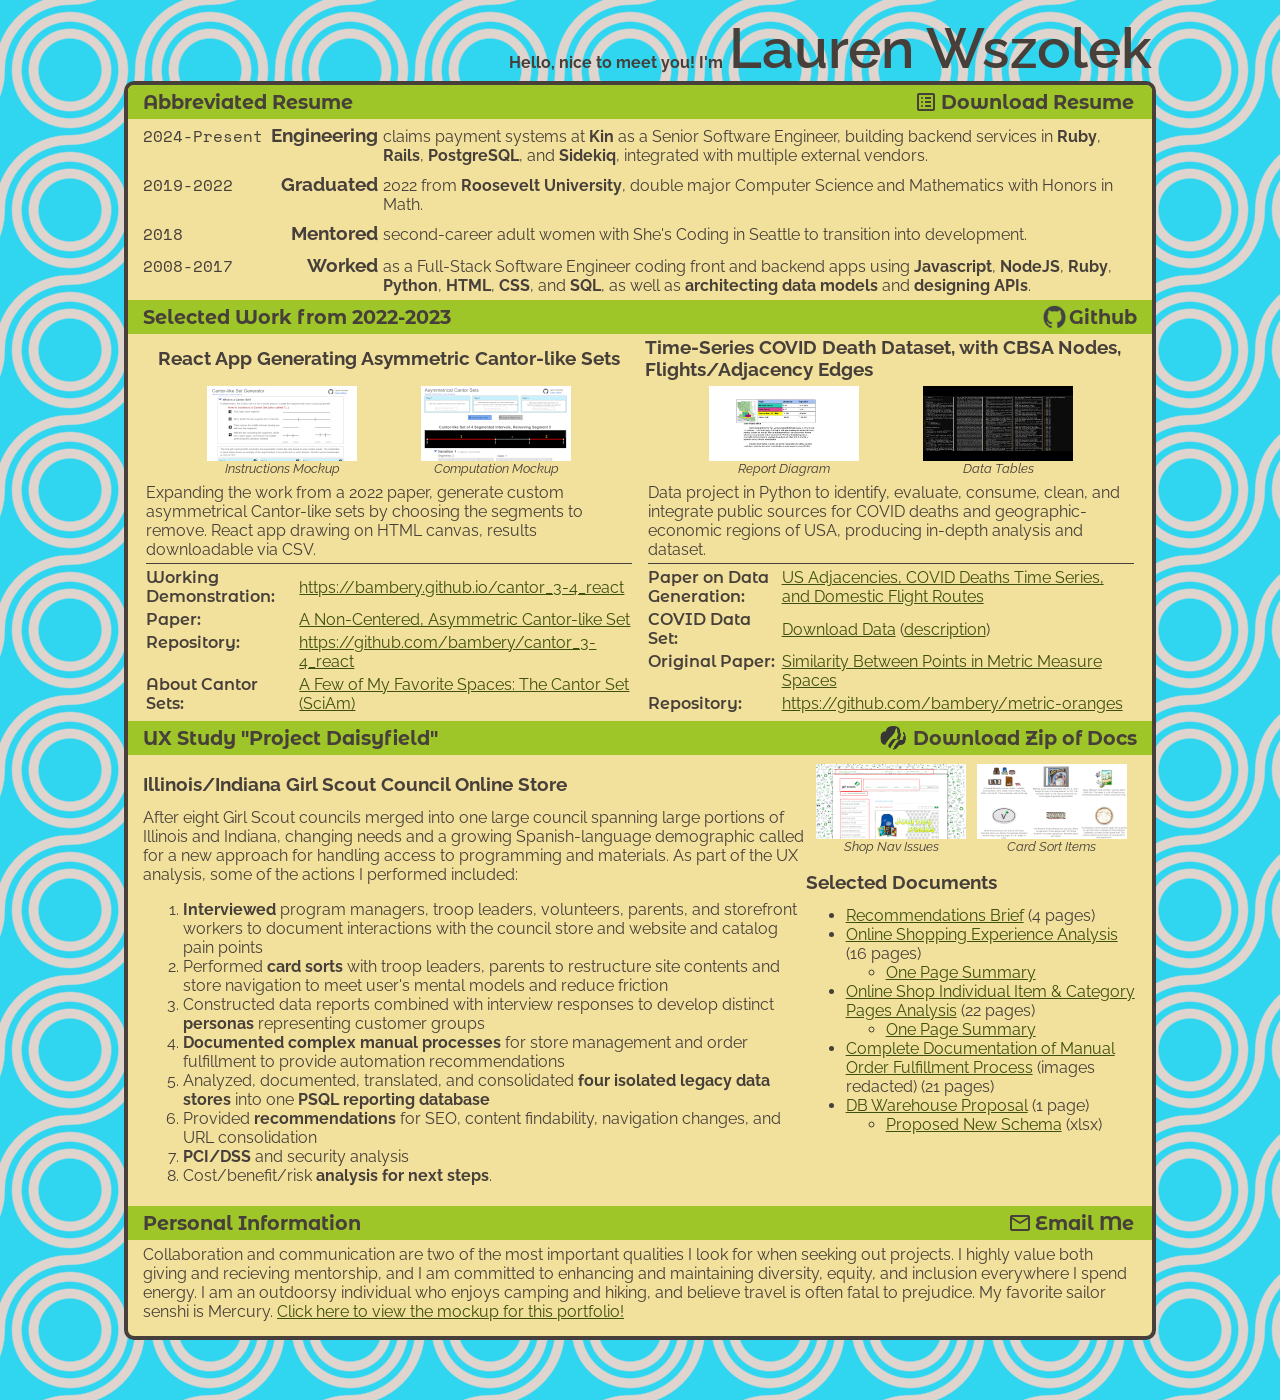
<file: index.html>
<!doctype html>
<html lang="en">
    <head>
        <meta charset="utf-8">
        <title>Lauren Wszolek: Software Engineer</title>
        <meta name="viewport" content="width=device-width, initial-scale=1">
        <link href="./style.css" rel="stylesheet">
        <link rel="preconnect" href="https://fonts.googleapis.com">
        <link rel="preconnect" href="https://fonts.gstatic.com" crossorigin>
        <link href="https://fonts.googleapis.com/css2?family=Montserrat+Alternates:wght@400;600;800&display=swap" rel="stylesheet">
        <link href="https://fonts.googleapis.com/css2?family=Raleway:wght@400;600;800&display=swap" rel="stylesheet">
        <link rel="stylesheet" href="https://fonts.googleapis.com/css2?family=Material+Symbols+Outlined:opsz,wght,FILL,GRAD@20..48,100..700,0..1,-50..200" />
        <link href="https://fonts.googleapis.com/css2?family=Space+Mono:ital@1&display=swap" rel="stylesheet">
    </head>
    <body class="fancy-bg">
        <div class="flex-container">
            <div class="flex-friend">
                <div class="flex-item title">
                    <div class="title-small">
                        Hello, nice to meet you! I'm
                    </div>
                    <div class="title-name">
                        Lauren Wszolek
                    </div>
                </div>
                <div id="main" class="flex-item content">
                    <section>
                        <div class="section-header resume-header">
                            <div class="header-name">
                                Abbreviated Resume
                            </div>
                            <div class="header-link">
                                <a href="./resources/lwszolek-resume.pdf">
                                    <span class="material-symbols-outlined">
                                        list_alt
                                    </span>
                                    <span>
                                        Download Resume
                                    </span>
                                </a>
                            </div>
                        </div>
                        <div id="timeline" class="section-content-flex">
                            <div class="timeline-item">
                                <div class="timeline-date">
                                    2008-2017
                                </div>
                                <div class="first-word">
                                    Worked</div>
                                <div class="timeline-description">as a Full-Stack Software Engineer coding front and backend apps using <span class="keyword">Javascript</span>, <span class="keyword">NodeJS</span>, <span class="keyword">Ruby</span>, <span class="keyword">Python</span>, <span class="keyword">HTML</span>, <span class="keyword">CSS</span>, and <span class="keyword">SQL</span>, as well as <span class="keyword">architecting data models</span> and <span class="keyword">designing APIs</span>.
                                </div>
                            </div>

                            <div class="timeline-item">
                                <div class="timeline-date">
                                    2018
                                </div>
                                <div class="first-word">
                                    Mentored
                                </div>
                                <div class="timeline-description">
                                    second-career adult women with She's Coding in Seattle to transition into development.
                                </div>
                            </div>

                            <div class="timeline-item">
                                <div class="timeline-date">
                                    2019-2022
                                </div>
                                <div class="first-word">
                                    Graduated
                                </div>
                                <div class="timeline-description">
                                    2022 from <span class="keyword">Roosevelt University</span>, double major Computer Science and Mathematics with Honors in Math.
                                </div>
                            </div>

                            <div class="timeline-item">
                                <div class="timeline-date">
                                    2024-Present
                                </div>
                                <div class="first-word">
                                    Engineering
                                </div>
                                <div class="timeline-description">
                                    claims payment systems at <span class="keyword">Kin</span> as a Senior Software Engineer, building backend services in <span class="keyword">Ruby</span>, <span class="keyword">Rails</span>, <span class="keyword">PostgreSQL</span>, and <span class="keyword">Sidekiq</span>, integrated with multiple external vendors.
                                </div>
                            </div>

                        </div>
                    </section>
                    <section>
                        <div class="section-header selected-header">
                            <div class="header-name">
                                Selected Work from 2022-2023
                            </div>
                            <div class="header-link">
                                <a href="https://github.com/bambery/"><img src="./resources/github-mark.png" alt="Github logo">Github</a>
                            </div>
                        </div>
                        <div class="section-content-flex selected-work">
                            <div class="selected-container cantor">
                                <div class="selected-title">
                                    React App Generating Asymmetric Cantor-like Sets
                                </div>
                                <div class="selected-thumbnails">
                                    <div class="thumbnail-container">
                                        <div class="thumbnail">
                                            <a href="./resources/mockups/cantor_mockup_instructions.png">
                                                <img src="./resources/thumbnails/cantor-thumb-1.png" alt="Thumbnail showing mockup of the instructional portion of the Cantor app">
                                            </a>
                                        </div>
                                        <div class="thumbnail-description">Instructions Mockup</div>
                                    </div>
                                    <div class="thumbnail-container">
                                        <div class="thumbnail">
                                            <a href="./resources/mockups/cantor_mockup_results.png">
                                                <img src="./resources/thumbnails/cantor-thumb-2.png" alt="Thumbnail showing mockup of Cantor computation">
                                            </a>
                                        </div>
                                        <div class="thumbnail-description">Computation Mockup</div>
                                    </div>
                                </div>
                                <div class="selected-description section-text">
                                    <div class="selected-links">
                                        <table>
                                            <tr>
                                                <th colspan=2>
                                                    Expanding the work from a 2022 paper, generate custom asymmetrical Cantor-like sets by choosing the segments to remove. React app drawing on HTML canvas, results downloadable via CSV.
                                                </th>
                                            </tr>
                                            <tr>
                                                <td colspan=2 align="center">
                                                    <div class="hr-thin">
                                                    </div>
                                                </td>
                                            </tr>
                                            <tr>
                                                <td class="label">
                                                    Working Demonstration:
                                                </td>
                                                <td>
                                                    <a href="https://bambery.github.io/cantor_3-4_react/">https://bambery.github.io/cantor_3-4_react</a>
                                                </td>
                                            </tr>
                                            <tr>
                                                <td class="label">
                                                    Paper:
                                                </td>
                                                <td>
                                                    <a href="https://arxiv.org/pdf/2211.08664.pdf">A Non-Centered, Asymmetric Cantor-like Set</a>
                                                </td>
                                            </tr>
                                            <tr>
                                                <td class="label">
                                                    Repository:
                                                </td>
                                                <td>
                                                    <a href="https://github.com/bambery/cantor_3-4_react"> https://github.com/bambery/cantor_3-4_react</a>
                                                </td>
                                            </tr>
                                            <tr>
                                                <td class="label">
                                                    About Cantor Sets:
                                                </td>
                                                <td>
                                                    <a href="https://blogs.scientificamerican.com/roots-of-unity/a-few-of-my-favorite-spaces-the-cantor-set/">A Few of My Favorite Spaces: The Cantor Set (SciAm)</a>
                                                </td>
                                            </tr>
                                        </table>
                                    </div>
                                </div>
                            </div>
                            <hr class="selected-separator">
                            <div class="selected-container covid">
                                <div class="selected-title">
                                    Time-Series COVID Death Dataset, with CBSA Nodes, Flights/Adjacency Edges
                                </div>
                                <div class="selected-thumbnails">
                                    <div class="thumbnail-container">
                                        <div class="thumbnail">
                                            <a href="https://docs.google.com/document/d/1_DcsPpbk8-WekyRNpDN0htOQCxp5NIp5uk9T5acMc9E/edit?usp=sharing">
                                                <img src="./resources/thumbnails/covid-thumb-1.png" alt="Thumbnail showing a screencap of Covid report">
                                            </a>
                                        </div>
                                        <div class="thumbnail-description">Report Diagram</div>
                                    </div>
                                    <div class="thumbnail-container">
                                        <div class="thumbnail thumbnail-black">
                                            <a href="https://github.com/bambery/metric-oranges/tree/main/outputs">
                                                <img src="./resources/thumbnails/covid-thumb-2.png" alt="Thumbnail showing a screencap of Covid dataset">
                                            </a>

                                        </div>
                                        <div class="thumbnail-description">Data Tables</div>
                                    </div>
                                </div>
                                <div class="selected-description section-text">
                                    <div class="selected-links">
                                        <table>
                                            <tr>
                                                <th colspan=2>
                                                    Data project in Python to identify, evaluate, consume, clean, and integrate public sources for COVID deaths and geographic-economic regions of USA, producing in-depth analysis and dataset.
                                                </th>
                                            </tr>
                                            <tr>
                                                <td align="center" colspan=2>
                                                    <div class="hr-thin">
                                                </td>
                                            </tr>
                                            <tr>
                                                <td class="label">
                                                    Paper on Data Generation:
                                                </td>
                                                <td>
                                                    <a href="https://docs.google.com/document/d/1_DcsPpbk8-WekyRNpDN0htOQCxp5NIp5uk9T5acMc9E/edit?usp=sharing">US Adjacencies, COVID Deaths Time Series, and Domestic Flight Routes</a>
                                                </td>
                                            </tr>
                                            <tr>
                                                <td class="label">
                                                    COVID Data Set:
                                                </td>
                                                <td>
                                                    <a href="https://github.com/bambery/metric-oranges/tree/main/outputs">Download Data</a> (<a href="https://github.com/bambery/metric-oranges/blob/main/outputs/contents.txt">description</a>)
                                                </td>
                                            </tr>
                                            <tr>
                                                <td class="label">
                                                    Original Paper:
                                                </td>
                                                <td>
                                                    <a href="https://arxiv.org/abs/2011.00616v1"</a>Similarity Between Points in Metric Measure Spaces</a>
                                                </td>
                                            </tr>
                                            <tr>
                                                <td class="label">
                                                    Repository:
                                                </td>
                                                <td>
                                                    <a href="https://github.com/bambery/metric-oranges">https://github.com/bambery/metric-oranges</a>
                                                </td>
                                            </tr>
                                        </table>
                                    </div>
                                </div>
                            </div>
                        </div>
                    </section>
                    <section>
                        <div class="section-header">
                            <div class="header-name">
                                UX Study "Project Daisyfield"
                            </div>
                            <div class="header-link">
                                <a href="./resources/Daisyfield_Selected_Documents.zip"><img src="./resources/girlscout-servicemark.png" alt="Girl Scouts trefoil logo">Download Zip of Docs</a>
                            </div>
                        </div>
                        <div class="ux-study">
                            <div class="ux-description">
                                <div class="selected-title">
                                    Illinois/Indiana Girl Scout Council Online Store
                                </div>
                                <div class="ux-intro section-text">
                                    After eight Girl Scout councils merged into one large council spanning large portions of Illinois and Indiana, changing needs and a growing Spanish-language demographic called for a new approach for handling access to programming and materials. As part of the UX analysis, some of the actions I performed included:
                                </div>
                                <ol>
                                    <li><span class="keyword">Interviewed</span> program managers, troop leaders, volunteers, parents, and storefront workers to document interactions with the council store and website and catalog pain points</li>
                                    <li>Performed <span class="keyword">card sorts</span> with troop leaders, parents to restructure site contents and store navigation to meet user's mental models and reduce friction</li>
                                    <li>Constructed data reports combined with interview responses to develop distinct <span class="keyword">personas</span> representing customer groups</li>
                                    <li><span class="keyword">Documented complex manual processes</span> for store management and order fulfillment to provide automation recommendations</li>
                                    <li>Analyzed, documented, translated, and consolidated <span class="keyword">four isolated legacy data stores</span> into one <span class="keyword">PSQL reporting database</span></li>
                                    <li>Provided <span class="keyword">recommendations</span> for SEO, content findability, navigation changes, and URL consolidation</li>
                                    <li><span class="keyword">PCI/DSS</span> and security analysis</li>
                                    <li>Cost/benefit/risk <span class="keyword">analysis for next steps</span>.</li>
                                </ol>
                            </div>
                            <div class="ux-links section-text">
                                <div class="selected-thumbnails">
                                    <div class="thumbnail-container">
                                        <div class="thumbnail">
                                            <a href="./resources/Daisyfield_Nav_Issues.png">
                                                <img src="./resources/thumbnails/gs-thumb-1.png" alt="Thumbnail showing nav issues on GSGCNWI website store">
                                            </a>
                                        </div>
                                        <div class="thumbnail-description">Shop Nav Issues</div>
                                    </div>
                                    <div class="thumbnail-container">
                                        <div class="thumbnail">
                                            <a href="./resources/Daisyfield_Card_Sort_Items_109-114.pdf">
                                                <img src="./resources/thumbnails/gs-thumb-2.png" alt="Thumbnail of sample items used during card sort for GSGCNWI UX analysis">
                                            </a>

                                        </div>
                                        <div class="thumbnail-description">Card Sort Items</div>
                                    </div>
                                </div>
                                <div class="selected-title">Selected Documents</div>
                                <ul class="gs-documents">
                                    <li><a href="./resources/Daisyfield/01_Daisyfield_Recommendations_Brief.pdf">Recommendations Brief</a> (4 pages)</li>
                                    <li><a href="./resources/Daisyfield/02_Daisyfield_Online_Shopping_Experience_Analysis.pdf">Online Shopping Experience Analysis</a> (16 pages)
                                        <ul>
                                            <li><a href="./resources/Daisyfield/02a_Daisyfield_Online_Shopping_Experience_Analysis__Summary.pdf">One Page Summary</a></li>
                                        </ul>
                                    </li>
                                    <li><a href="./resources/Daisyfield/03_Daisyfield_Online_Shopping_Experience_Item_Category.pdf">Online Shop Individual Item & Category Pages Analysis</a> (22 pages)
                                        <ul>
                                            <li><a href="./resources/Daisyfield/03a_Daisyfield_Online_Shopping_Experience_Item_Category__Summary.pdf">One Page Summary</a></li>
                                        </ul>
                                    </li>
                                    <li><a href="./resources/Daisyfield/04_Daisyfield_Retail_Operations_Process.pdf">Complete Documentation of Manual Order Fulfillment Process</a> (images redacted) (21 pages)</li>
                                    <li><a href="./resources/Daisyfield/05_DB_Warehouse_Proposal.pdf">DB Warehouse Proposal</a> (1 page)
                                        <ul>
                                            <li><a href="./resources/Daisyfield/05a_Daisyfield_Proposed_Schema.xlsx">Proposed New Schema</a> (xlsx)</li>
                                        </ul>
                                    </li>
                                </ul>
                            </div>
                        </div>
                    </section>
                    <section>
                        <div class="section-header">
                            <div class="header-name">
                                Personal Information
                            </div>
                            <div class="header-link">
                                <a href="mailto:lauren@bettercriticals.mozmail.com">
                                    <span class="material-symbols-outlined">
                                        mail
                                    </span>
                                    <span>
                                        Email Me
                                    </span>
                                </a>
                            </div>
                        </div>
                        <div class="personal section-text">
                            Collaboration and communication are two of the most important qualities I look for when seeking out projects. I highly value both giving and recieving mentorship, and I am committed to enhancing and maintaining diversity, equity, and inclusion everywhere I spend energy. I am an outdoorsy individual who enjoys camping and hiking, and believe travel is often fatal to prejudice. My favorite sailor senshi is Mercury. <a href="./resources/mockups/portfolio_mockup.png">Click here to view the mockup for this portfolio!</a>
                        </div>
                    </section>
                </div>
            </div>
        </div>

    </body>
</html>
</file>
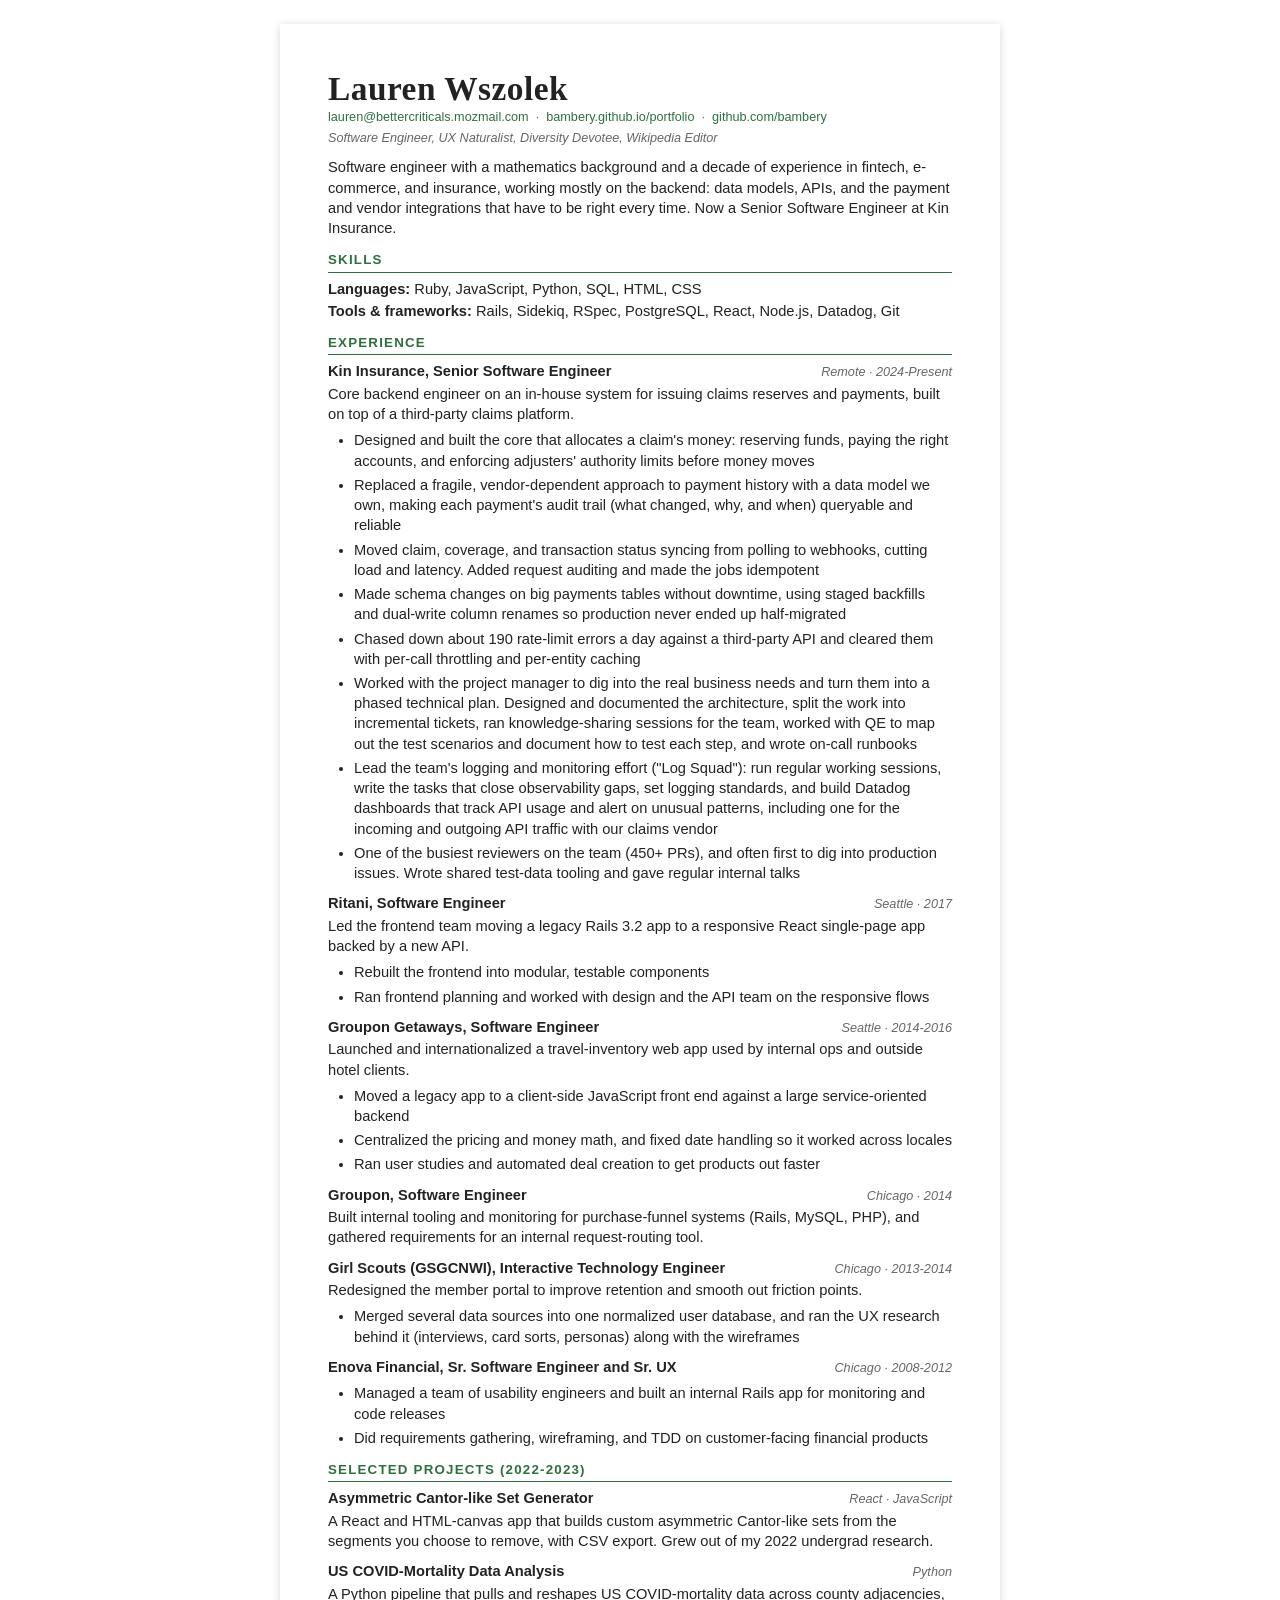
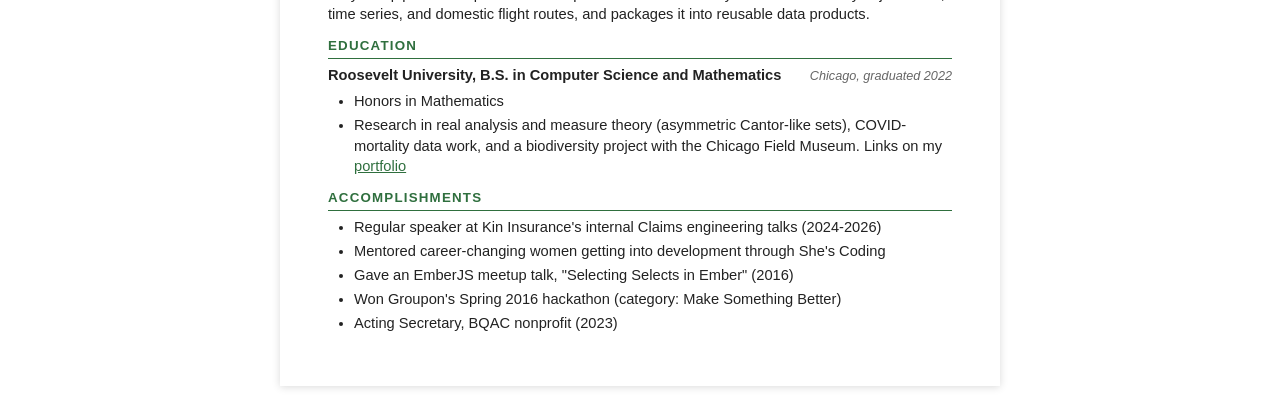
<file: html-resume/lwszolek-resume.html>
<!doctype html>
<html lang="en">
<head>
<meta charset="utf-8">
<title>Lauren Wszolek Resume</title>
<style>
  :root { --accent: #2f6f3e; --ink: #222; --muted: #666; }

  @page { size: letter; margin: 0.85in 0.5in 0.5in; }

  * { box-sizing: border-box; }

  body {
    font-family: "Helvetica Neue", Helvetica, Arial, sans-serif;
    color: var(--ink);
    font-size: 11pt;
    line-height: 1.38;
    margin: 0;
    -webkit-print-color-adjust: exact;
    print-color-adjust: exact;
  }

  /* Screen: emulate a page so what you see ~ what prints */
  .page {
    max-width: 7.5in;
    margin: 24px auto;
    padding: 0.5in;
    background: #fff;
    box-shadow: 0 1px 8px rgba(0,0,0,.15);
  }
  @media print {
    body { background: #fff; }
    .page { margin: 0; padding: 0; max-width: none; box-shadow: none; }
  }

  header { margin-bottom: 10px; }
  h1 {
    font-family: Georgia, "Times New Roman", serif;
    font-size: 25pt;
    line-height: 1;
    margin: 0 0 4px;
    letter-spacing: .5px;
  }
  .contact { font-size: 9.5pt; color: var(--muted); }
  .contact a { color: var(--accent); text-decoration: none; }
  .tagline { font-style: italic; color: var(--muted); margin-top: 3px; font-size: 9.5pt; }

  h2 {
    font-size: 10pt;
    text-transform: uppercase;
    letter-spacing: 1.2px;
    color: var(--accent);
    border-bottom: 1.5px solid var(--accent);
    padding-bottom: 2px;
    margin: 13px 0 6px;
  }

  .summary { margin: 8px 0 0; }

  .skills p { margin: 2px 0; }

  .job { margin-bottom: 10px; break-inside: avoid; }
  .job-head {
    display: flex;
    justify-content: space-between;
    align-items: baseline;
    gap: 12px;
  }
  .role { font-weight: 700; }
  .dates { color: var(--muted); font-style: italic; font-size: 9.5pt; white-space: nowrap; }
  .job-summary { margin: 2px 0 6px; }

  ul { margin: 6px 0 2px; padding-left: 26px; }
  li { margin: 4px 0; }

  a { color: var(--accent); }

  /* keep a section header from being orphaned at a page bottom */
  h2 { break-after: avoid; }
</style>
</head>
<body>
<div class="page">

  <header>
    <h1>Lauren Wszolek</h1>
    <div class="contact">
      <a href="mailto:lauren@bettercriticals.mozmail.com">lauren@bettercriticals.mozmail.com</a> &nbsp;·&nbsp;
      <a href="https://bambery.github.io/portfolio/">bambery.github.io/portfolio</a> &nbsp;·&nbsp;
      <a href="https://github.com/bambery">github.com/bambery</a>
    </div>
    <div class="tagline">Software Engineer, UX Naturalist, Diversity Devotee, Wikipedia Editor</div>
  </header>

  <p class="summary">Software engineer with a mathematics background and a decade of experience in fintech, e-commerce, and insurance, working mostly on the backend: data models, APIs, and the payment and vendor integrations that have to be right every time. Now a Senior Software Engineer at Kin Insurance.</p>

  <section class="skills">
    <h2>Skills</h2>
    <p><strong>Languages:</strong> Ruby, JavaScript, Python, SQL, HTML, CSS</p>
    <p><strong>Tools &amp; frameworks:</strong> Rails, Sidekiq, RSpec, PostgreSQL, React, Node.js, Datadog, Git</p>
  </section>

  <section>
    <h2>Experience</h2>

    <div class="job">
      <div class="job-head">
        <span class="role">Kin Insurance, Senior Software Engineer</span>
        <span class="dates">Remote · 2024-Present</span>
      </div>
      <p class="job-summary">Core backend engineer on an in-house system for issuing claims reserves and payments, built on top of a third-party claims platform.</p>
      <ul>
        <li>Designed and built the core that allocates a claim's money: reserving funds, paying the right accounts, and enforcing adjusters' authority limits before money moves</li>
        <li>Replaced a fragile, vendor-dependent approach to payment history with a data model we own, making each payment's audit trail (what changed, why, and when) queryable and reliable</li>
        <li>Moved claim, coverage, and transaction status syncing from polling to webhooks, cutting load and latency. Added request auditing and made the jobs idempotent</li>
        <li>Made schema changes on big payments tables without downtime, using staged backfills and dual-write column renames so production never ended up half-migrated</li>
        <li>Chased down about 190 rate-limit errors a day against a third-party API and cleared them with per-call throttling and per-entity caching</li>
        <li>Worked with the project manager to dig into the real business needs and turn them into a phased technical plan. Designed and documented the architecture, split the work into incremental tickets, ran knowledge-sharing sessions for the team, worked with QE to map out the test scenarios and document how to test each step, and wrote on-call runbooks</li>
        <li>Lead the team's logging and monitoring effort ("Log Squad"): run regular working sessions, write the tasks that close observability gaps, set logging standards, and build Datadog dashboards that track API usage and alert on unusual patterns, including one for the incoming and outgoing API traffic with our claims vendor</li>
        <li>One of the busiest reviewers on the team (450+ PRs), and often first to dig into production issues. Wrote shared test-data tooling and gave regular internal talks</li>
      </ul>
    </div>

    <div class="job">
      <div class="job-head">
        <span class="role">Ritani, Software Engineer</span>
        <span class="dates">Seattle · 2017</span>
      </div>
      <p class="job-summary">Led the frontend team moving a legacy Rails 3.2 app to a responsive React single-page app backed by a new API.</p>
      <ul>
        <li>Rebuilt the frontend into modular, testable components</li>
        <li>Ran frontend planning and worked with design and the API team on the responsive flows</li>
      </ul>
    </div>

    <div class="job">
      <div class="job-head">
        <span class="role">Groupon Getaways, Software Engineer</span>
        <span class="dates">Seattle · 2014-2016</span>
      </div>
      <p class="job-summary">Launched and internationalized a travel-inventory web app used by internal ops and outside hotel clients.</p>
      <ul>
        <li>Moved a legacy app to a client-side JavaScript front end against a large service-oriented backend</li>
        <li>Centralized the pricing and money math, and fixed date handling so it worked across locales</li>
        <li>Ran user studies and automated deal creation to get products out faster</li>
      </ul>
    </div>

    <div class="job">
      <div class="job-head">
        <span class="role">Groupon, Software Engineer</span>
        <span class="dates">Chicago · 2014</span>
      </div>
      <p class="job-summary">Built internal tooling and monitoring for purchase-funnel systems (Rails, MySQL, PHP), and gathered requirements for an internal request-routing tool.</p>
    </div>

    <div class="job">
      <div class="job-head">
        <span class="role">Girl Scouts (GSGCNWI), Interactive Technology Engineer</span>
        <span class="dates">Chicago · 2013-2014</span>
      </div>
      <p class="job-summary">Redesigned the member portal to improve retention and smooth out friction points.</p>
      <ul>
        <li>Merged several data sources into one normalized user database, and ran the UX research behind it (interviews, card sorts, personas) along with the wireframes</li>
      </ul>
    </div>

    <div class="job">
      <div class="job-head">
        <span class="role">Enova Financial, Sr. Software Engineer and Sr. UX</span>
        <span class="dates">Chicago · 2008-2012</span>
      </div>
      <ul>
        <li>Managed a team of usability engineers and built an internal Rails app for monitoring and code releases</li>
        <li>Did requirements gathering, wireframing, and TDD on customer-facing financial products</li>
      </ul>
    </div>
  </section>

  <section>
    <h2>Selected Projects (2022-2023)</h2>

    <div class="job">
      <div class="job-head">
        <span class="role">Asymmetric Cantor-like Set Generator</span>
        <span class="dates">React · JavaScript</span>
      </div>
      <p class="job-summary">A React and HTML-canvas app that builds custom asymmetric Cantor-like sets from the segments you choose to remove, with CSV export. Grew out of my 2022 undergrad research.</p>
    </div>

    <div class="job">
      <div class="job-head">
        <span class="role">US COVID-Mortality Data Analysis</span>
        <span class="dates">Python</span>
      </div>
      <p class="job-summary">A Python pipeline that pulls and reshapes US COVID-mortality data across county adjacencies, time series, and domestic flight routes, and packages it into reusable data products.</p>
    </div>
  </section>

  <section>
    <h2>Education</h2>
    <div class="job">
      <div class="job-head">
        <span class="role">Roosevelt University, B.S. in Computer Science and Mathematics</span>
        <span class="dates">Chicago, graduated 2022</span>
      </div>
      <ul>
        <li>Honors in Mathematics</li>
        <li>Research in real analysis and measure theory (asymmetric Cantor-like sets), COVID-mortality data work, and a biodiversity project with the Chicago Field Museum. Links on my <a href="https://bambery.github.io/portfolio/">portfolio</a></li>
      </ul>
    </div>
  </section>

  <section>
    <h2>Accomplishments</h2>
    <ul>
      <li>Regular speaker at Kin Insurance's internal Claims engineering talks (2024-2026)</li>
      <li>Mentored career-changing women getting into development through She's Coding</li>
      <li>Gave an EmberJS meetup talk, "Selecting Selects in Ember" (2016)</li>
      <li>Won Groupon's Spring 2016 hackathon (category: Make Something Better)</li>
      <li>Acting Secretary, BQAC nonprofit (2023)</li>
    </ul>
  </section>

</div>
</body>
</html>
</file>
<file: style.css>
body {
    --color-grey: #e0d5ce;
    --color-blue: #30d5f0;
    --color-green: #9fc629;
    --color-dark-green: #3f4f10;
    --color-tan: #f2e19d;
    --color-dark: #473f39;
    --font-name: 'Raleway';
    --font-text: 'Montserrat Alternates';
    --font-numbers: 'Space Mono';
    --fontsize-section-header: 1.2em;
    --fontsize-title: 3.5em;
    color: var(--color-dark);
    margin: 0;
    padding: 0;
    height: 100%;
}

section > div {
    padding: 5px 15px;
}

section {
    flex-grow: 1;
}

.fancy-bg {
  --s: 70px; /* control the size */
  --c: #e0d5ce;
  --_l: #0000 46%,var(--color-grey) 47% 53%,#0000 54%;
  background:
    radial-gradient(100% 100% at 100% 100%,var(--_l)) var(--s) var(--s),
    radial-gradient(100% 100% at 0    0   ,var(--_l)) var(--s) var(--s),
    radial-gradient(100% 100%,#0000 22%,var(--color-grey) 23% 29%, #0000 30% 34%,var(--color-grey) 35% 41%,#0000 42%)
    var(--color-blue);
  background-size: calc(var(--s)*2) calc(var(--s)*2);
}


.title {
    font-weight: bold;
    display: flex;
    flex-direction: row;
    justify-content: flex-end;
    align-items: baseline;
}

.title-small {
    flex: 1 1 auto;
    text-align: right;
}

.title-name {
    font-size: var(--fontsize-title);
    font-weight: 600;
    font-family: 'Raleway', sans-serif;
    padding-left: .1em;
}

.flex-container {
    display: flex;
    flex-direction: row;
    justify-content: center;
    align-items: center;
    width: 100vw;
    font-family: var(--font-name);
    margin: 15px 0 60px 0;
}

.flex-friend {
    display: flex;
    flex-direction: column;
    justify-content: center;
    align-items: center;
    max-width: 1500px;
    flex-grow: 1;
    overflow: hidden scroll;
    min-height: max-content;
}

.flex-item {
    width: 80%;
}

#main {
    background-color: var(--color-tan);
    border: 4px solid var(--color-dark);
    border-radius: 10px;
    overflow: hidden auto; /* round them header corners */
}

/* header styles */
.section-header {
    display: flex;
    flex-direction: row;
    justify-content: space-between;
    align-content: center;
    align-items: center;
    background-color: var(--color-green);
    font-weight: bold;
    font-size: var(--fontsize-section-header);
    font-family: var(--font-text);
    gap: 30px;
}

.header-link {
    display: flex;
    align-items: stretch;
    justify-content: center;
}

.header-link a {
    text-decoration: none;
    display: flex;
    align-items: center;
    justify-content: center;
    color: var(--color-dark);
}

.header-link a span {
    width: max-content;
}

.header-link span, .header-link img {
    padding: 0 3px 0 0;
}

.header-link img {
    height: var(--fontsize-section-header);
    object-fit: contain;
    filter: invert(19%) sepia(10%) saturate(167%) hue-rotate(343deg) brightness(63%) contrast(76%);
}

/* styles for each section's content */

.section-content-flex {
    display: flex;
    flex-direction: row;
    flex-wrap: wrap;
}

/* abbreviated resume section */

#timeline {
    /* display newest-first while keeping the HTML in chronological order */
    flex-direction: column-reverse;
    gap: 8px;
}

.timeline-item {
    display: flex;
    flex-direction: row;
    flex-wrap: wrap;
    width: 100%;
    justify-content: space-between;
    align-items: baseline;
}

.timeline-date {
    width: 125px;
    font-family: var(--font-numbers);
}

.first-word {
    font-weight: bold;
    flex: 1 1 1;
    font-size: 1.2em;
    width: 110px;
    text-align: end;
}

.timeline-description {
    flex: 4 2 200px;
    flex-grow: 1;
    padding: 0 0 0 5px;
}

/* selected work section */

.selected-work{
    gap: 10px;
    justify-content: space-between;
    padding-top: 0;
}

.section-text a {
    color: var(--color-dark-green);
}

.selected-separator {
    display: none;
    width: 70%;
    text-align: center;
    padding: 5px 0 0 0;
    margin: auto;
    vertical-align: middle;
    height: auto;
    border: 5px dotted;
    border-style: none none dotted;
    color: var(--color-green);
}

.selected-separator span {
    display: inline-block;
    vertical-align: center;
    line-height: normal;
}

.selected-work .hr-thin {
    width: 100%;
    border: 0;
    height: 1px;
    background-color: var(--color-dark);
}

.selected-work .hr-cell {
    align: center;
}

.selected-container {
    flex-basis: 45%;
    flex-grow: 1;
    min-width: 375px;
}

.selected-title {
    font-weight: bolder;
    font-size: larger;
    min-height: 2.5em;
    display: flex;
    flex-direction: column;
    justify-content: center;
    align-items: center;
}

.selected-thumbnails {
    display: flex;
    justify-content: space-evenly;
    align-items: center;
}

.selected-links th {
    text-align: start;
    font-weight: 400;
    height: 3.2em;
}

.selected-links .label {
    font-family: var(--font-text);
    font-weight: 600;
}

.label {
    vertical-align: top;
}

.thumbnail-container {
    display: flex;
    flex-direction: column;
    justify-content: center;
    align-items: center;
    margin: 4px 0;
}

.thumbnail {
    width: 150px;
    height: 75px;
    background-color: white;
}

.thumbnail-description {
    min-height: 1em;
    text-align: center;
    width: 150px;
    font-size: .8em;
    font-style: italic;
}

/* this screencap has black bg */
.thumbnail-black {
    background-color: black;
}

.thumbnail img {
    width: 100%;
    height: 100%;
    object-fit: contain;
}

.keyword {
    font-weight: bolder;
}

/* UX study */
.ux-study {
    display: inline-grid;
    grid-template-columns: 2fr 1fr;
}

.ux-study .selected-title {
    align-items: flex-start;
}

.gs-documents {
    margin-top: 0px;
}

/* personal section */

.personal {
    padding-bottom: 15px;
}

/* responsive layout */

@media (max-width: 1030px){
    .selected-title{
        height: 2.5em;
    }
}

@media (max-width:1000px) {
    .flex-container {
        justify-content: flex-start;
        height: 100%;
        width: 100%;
        align-items: stretch;
    }

    .flex-item {
        width: 95%;
    }

    .timeline-date {
        flex-basis: 100%;
    }

    .first-word{
        text-align: start;
    }

    .header-link {
        text-align: end;
        justify-content: end;
    }

    .selected-separator {
        display: block;
    }

    .title-name {
        font-size: 2em;
    }

    .title-small {
        align-self: baseline;
        width: 100%;
    }

    .section-content-flex {
        flex-direction: column;
    }

    .ux-study {
        display: flex;
        flex-direction: column;
        flex-wrap: wrap;
    }
}
</file>
